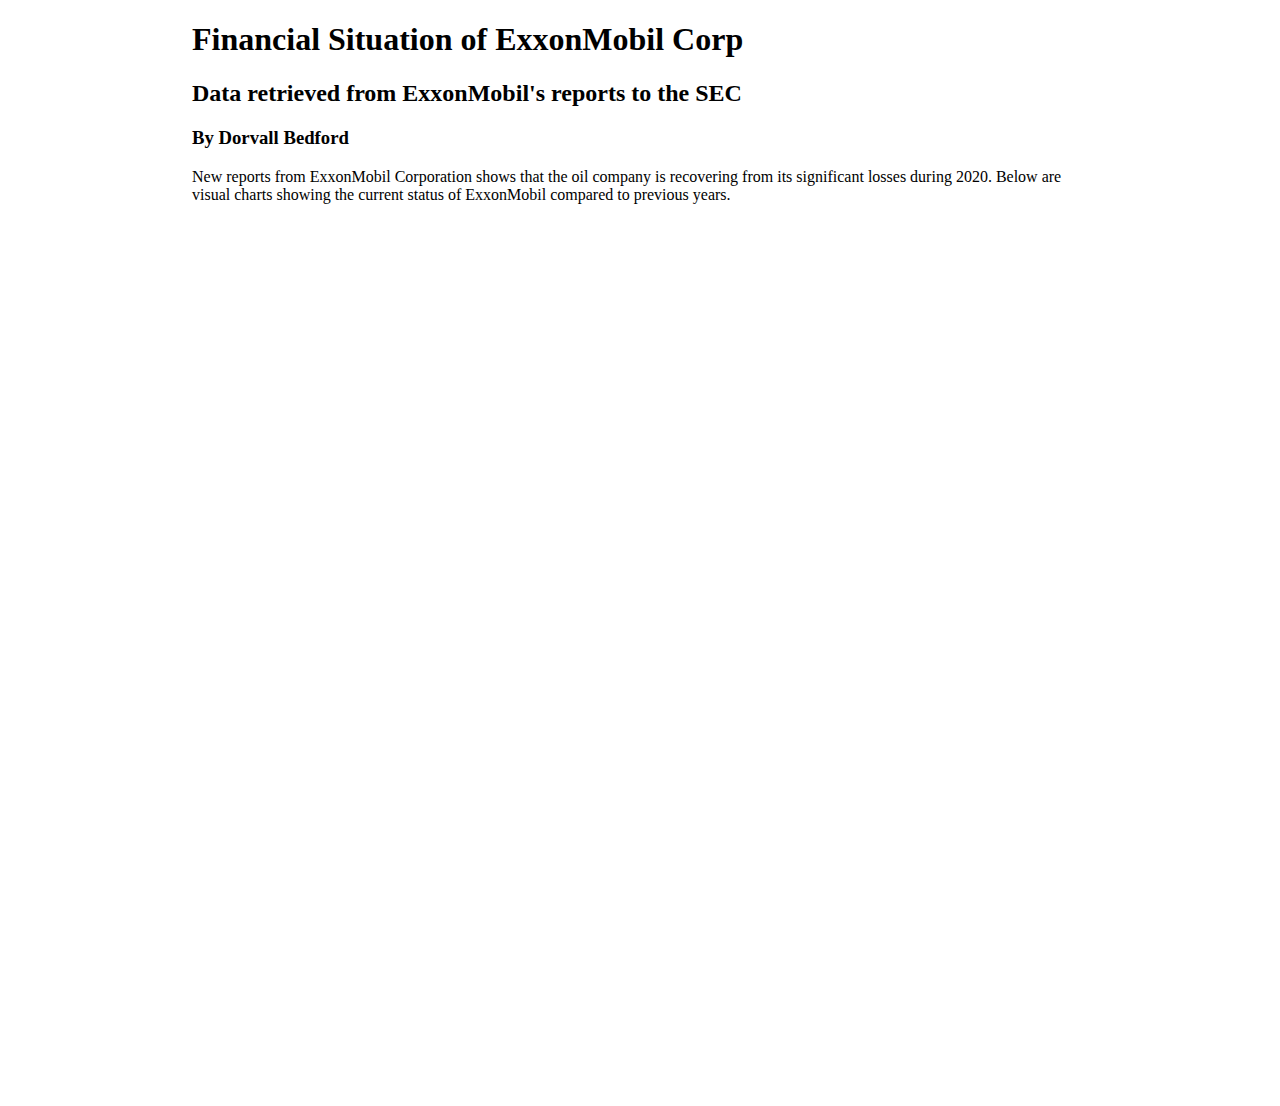
<file: data-viz-project/index.html>
<!DOCTYPE html>

<html lang="en">
    
<head>
<meta charset="utf-8">
<meta name="viewport" content="width=device-width, initial-scale=1, shrink-to-fit=no">
    <title>[Your Name] Data Viz Project</title>
    
<style type="text/css">

    body {
        width:70%;
        margin:auto;
        font-family: Georgia, serif;
    }
    
</style>
</head>
    
<body>
    <h1>Financial Situation of ExxonMobil Corp</h1>
    <h2>Data retrieved from ExxonMobil's reports to the SEC</h2>
    <h3>By Dorvall Bedford</h3>
    <p>New reports from ExxonMobil Corporation shows that the oil company is recovering from its significant losses during 2020. Below are visual charts showing the current status of ExxonMobil compared to previous years.</p>

<!--Chart embeds go here-->

    <br>
    
<iframe title="Net Income of ExxonMobil Corporation between 2011 to 2021" aria-label="Interactive line chart" id="datawrapper-chart-wa5r2" src="https://datawrapper.dwcdn.net/wa5r2/1/" scrolling="no" frameborder="0" style="width: 0; min-width: 100% !important; border: none;" height="400" data-external="1"></iframe><script type="text/javascript">!function(){"use strict";window.addEventListener("message",(function(e){if(void 0!==e.data["datawrapper-height"]){var t=document.querySelectorAll("iframe");for(var a in e.data["datawrapper-height"])for(var r=0;r<t.length;r++){if(t[r].contentWindow===e.source)t[r].style.height=e.data["datawrapper-height"][a]+"px"}}}))}();
</script>
    
    <br>
    
<iframe title="Locations of ExxonMobil Corporation's Net Developed Acreage" aria-label="Pie Chart" id="datawrapper-chart-AyufG" src="https://datawrapper.dwcdn.net/AyufG/1/" scrolling="no" frameborder="0" style="width: 0; min-width: 100% !important; border: none;" height="460" data-external="1"></iframe><script type="text/javascript">!function(){"use strict";window.addEventListener("message",(function(e){if(void 0!==e.data["datawrapper-height"]){var t=document.querySelectorAll("iframe");for(var a in e.data["datawrapper-height"])for(var r=0;r<t.length;r++){if(t[r].contentWindow===e.source)t[r].style.height=e.data["datawrapper-height"][a]+"px"}}}))}();
</script>

    <br>
    
<div class="flourish-embed flourish-chart" data-src="visualisation/11815244"><script src="https://public.flourish.studio/resources/embed.js"></script></div>

</body>
</file>
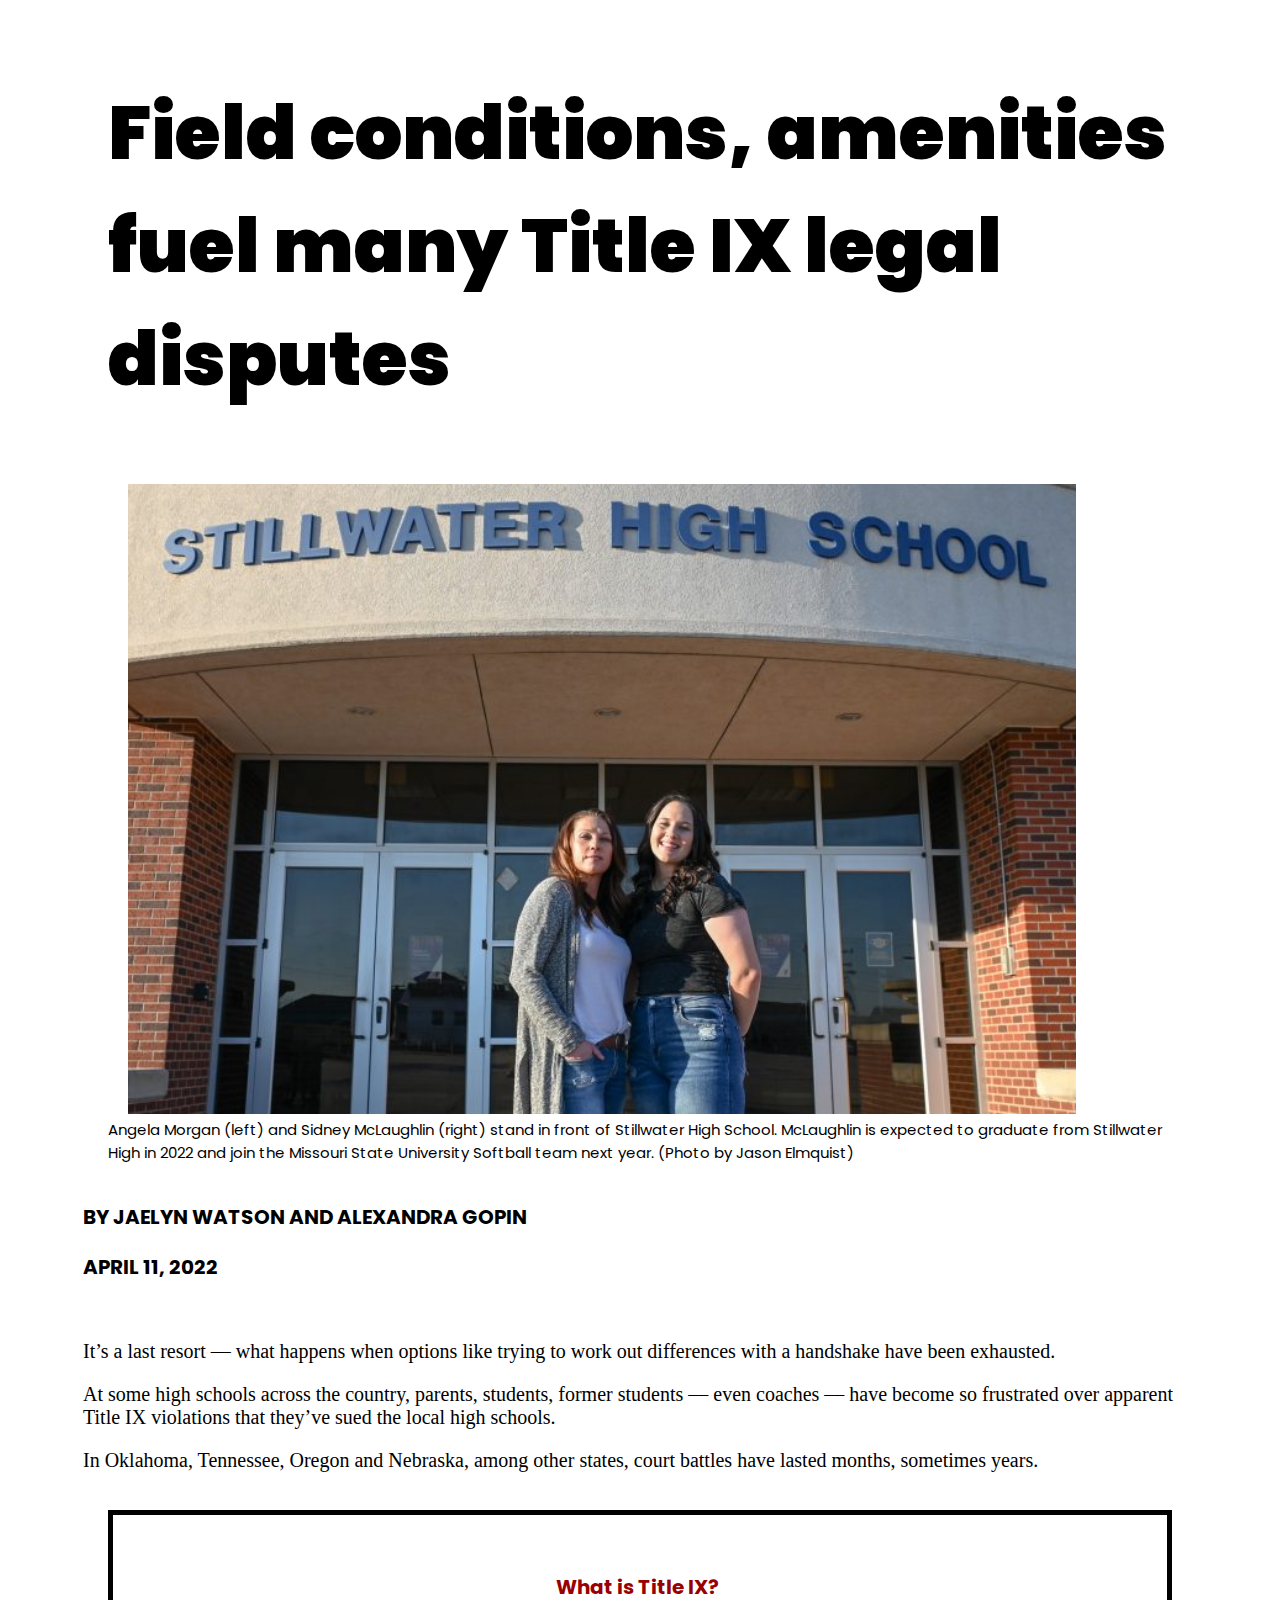
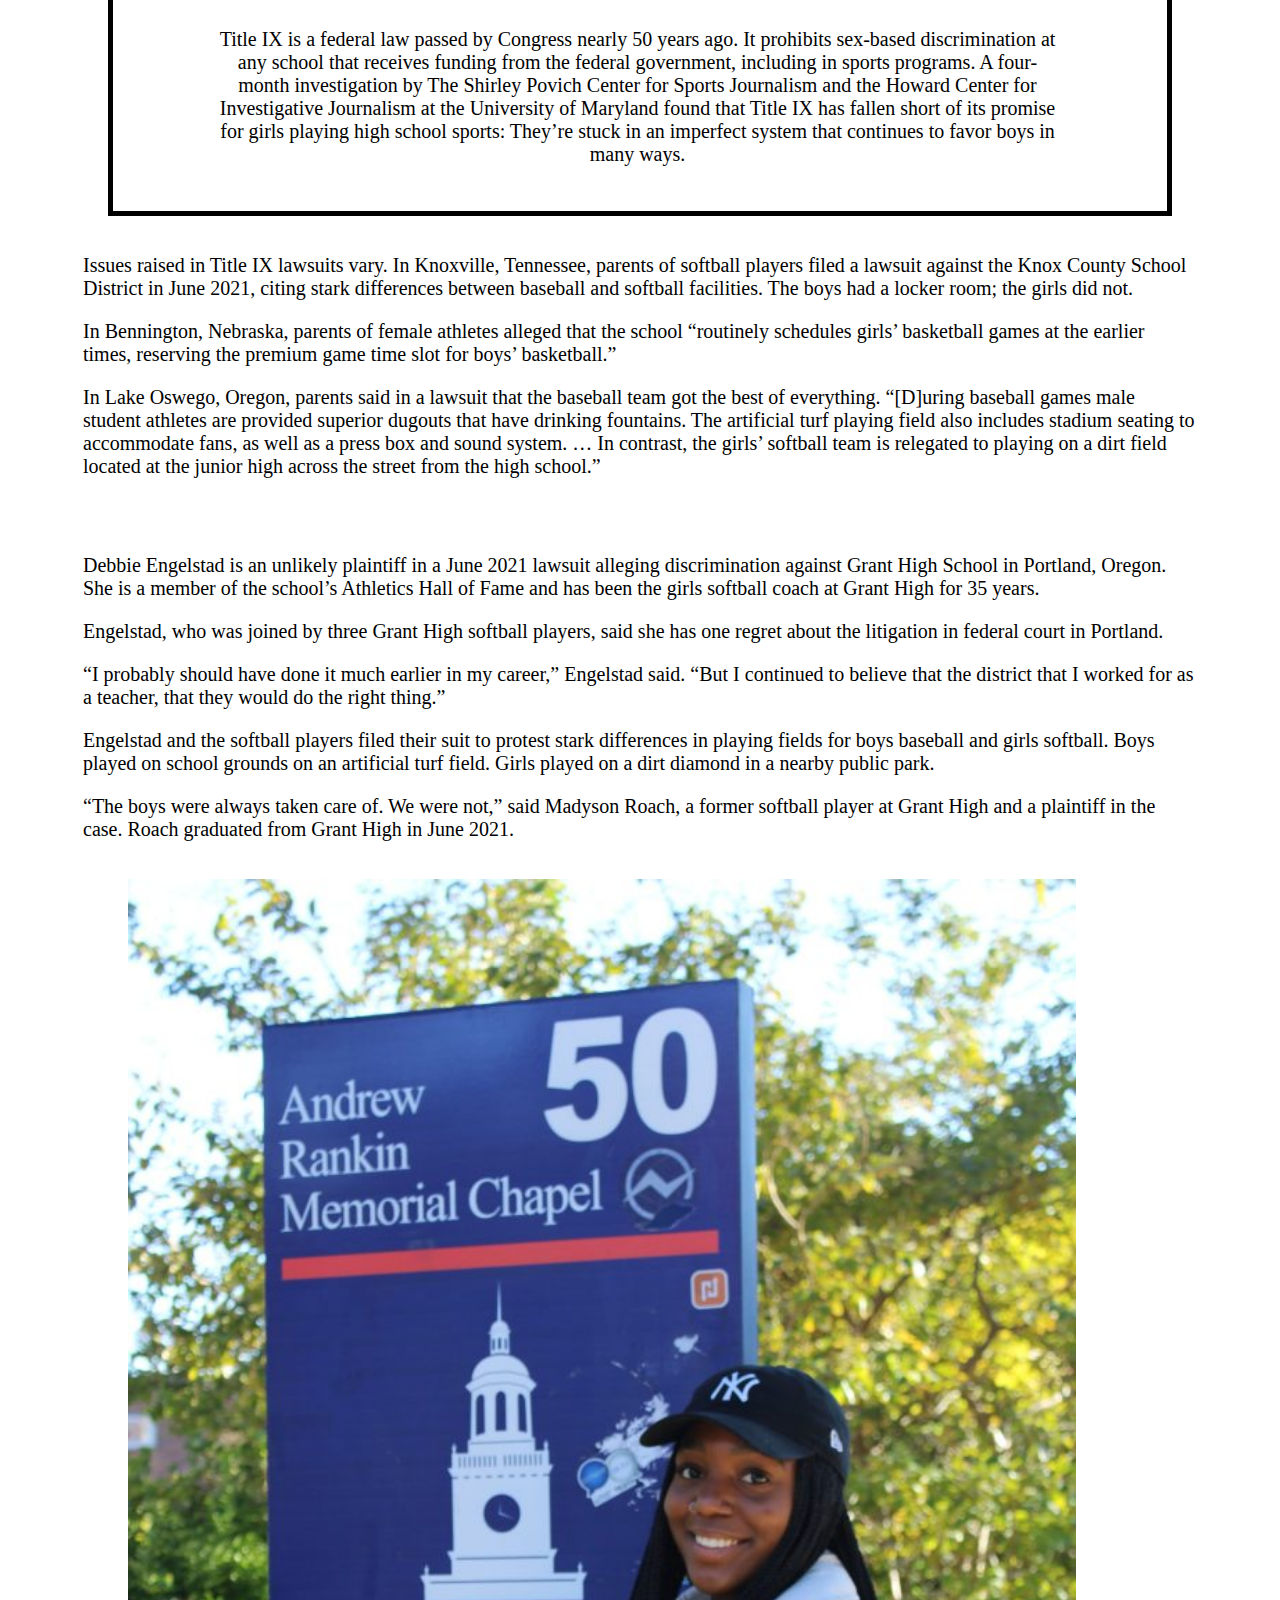
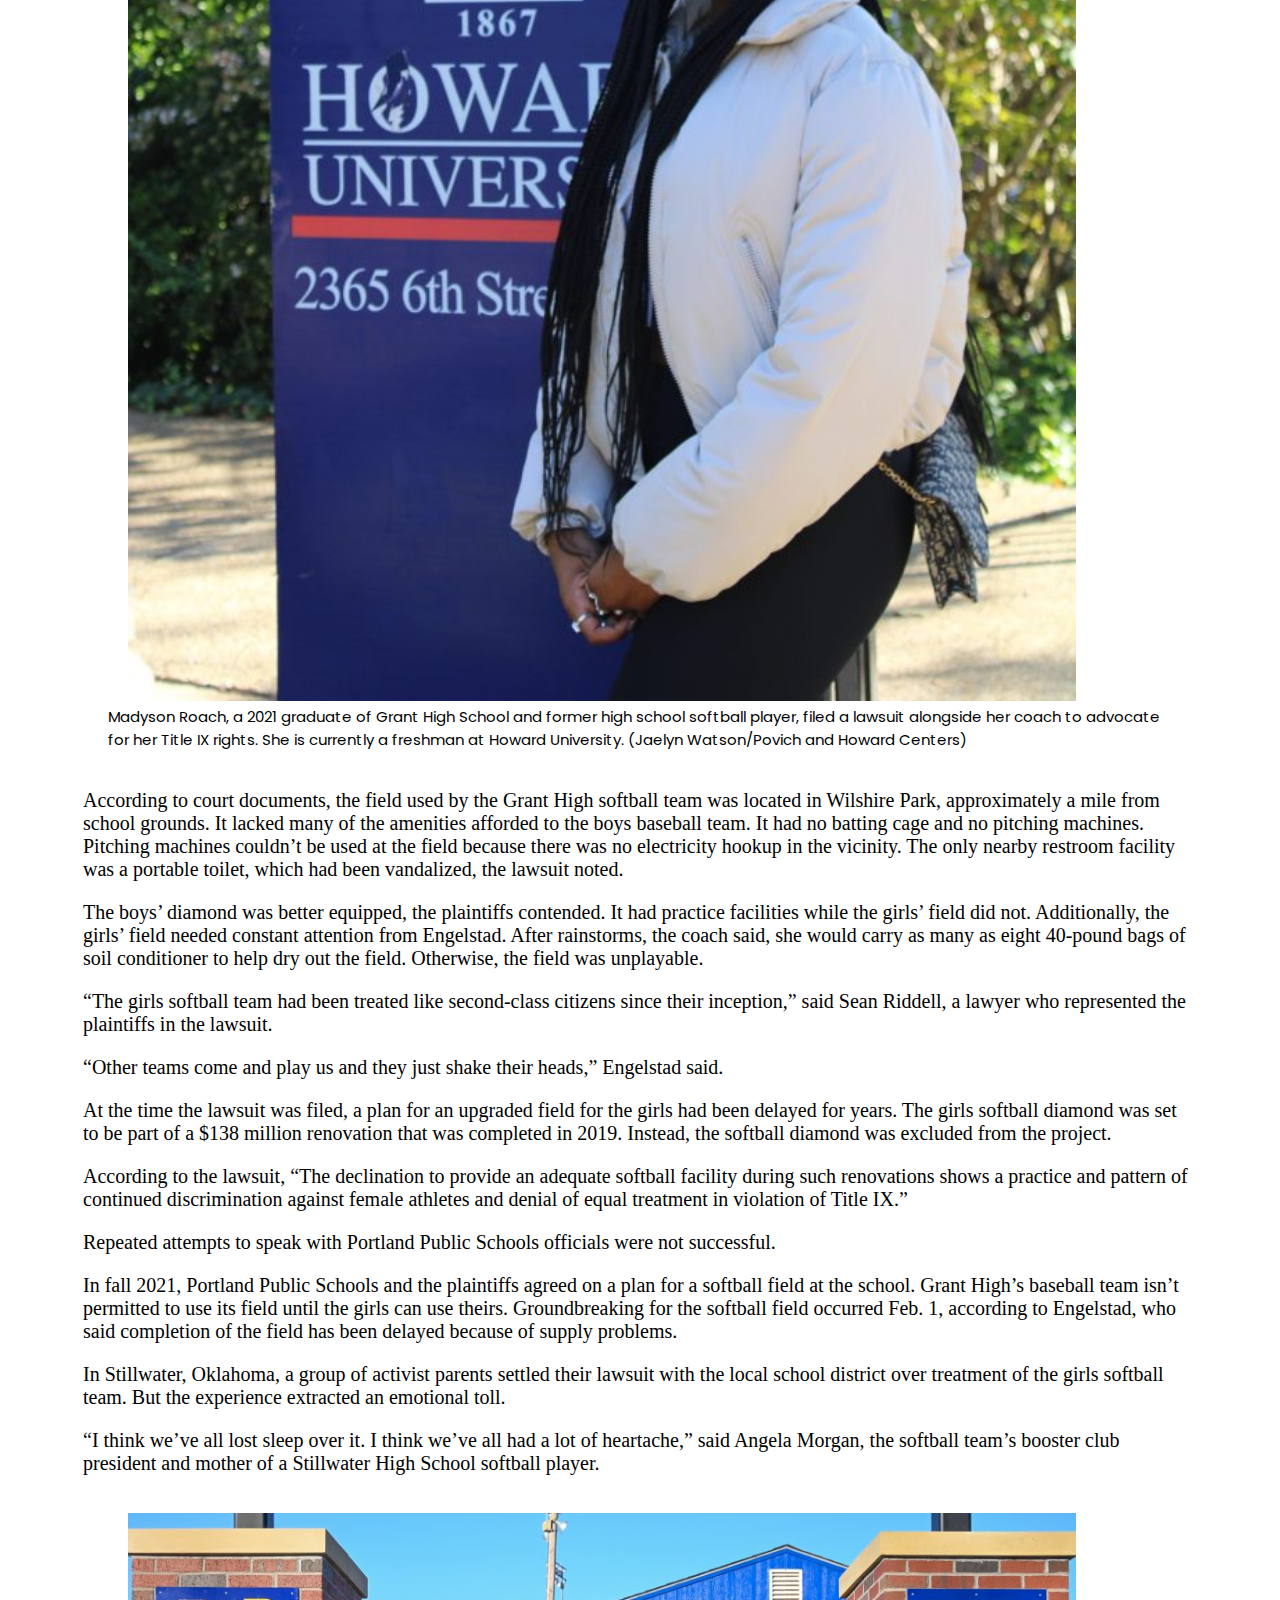
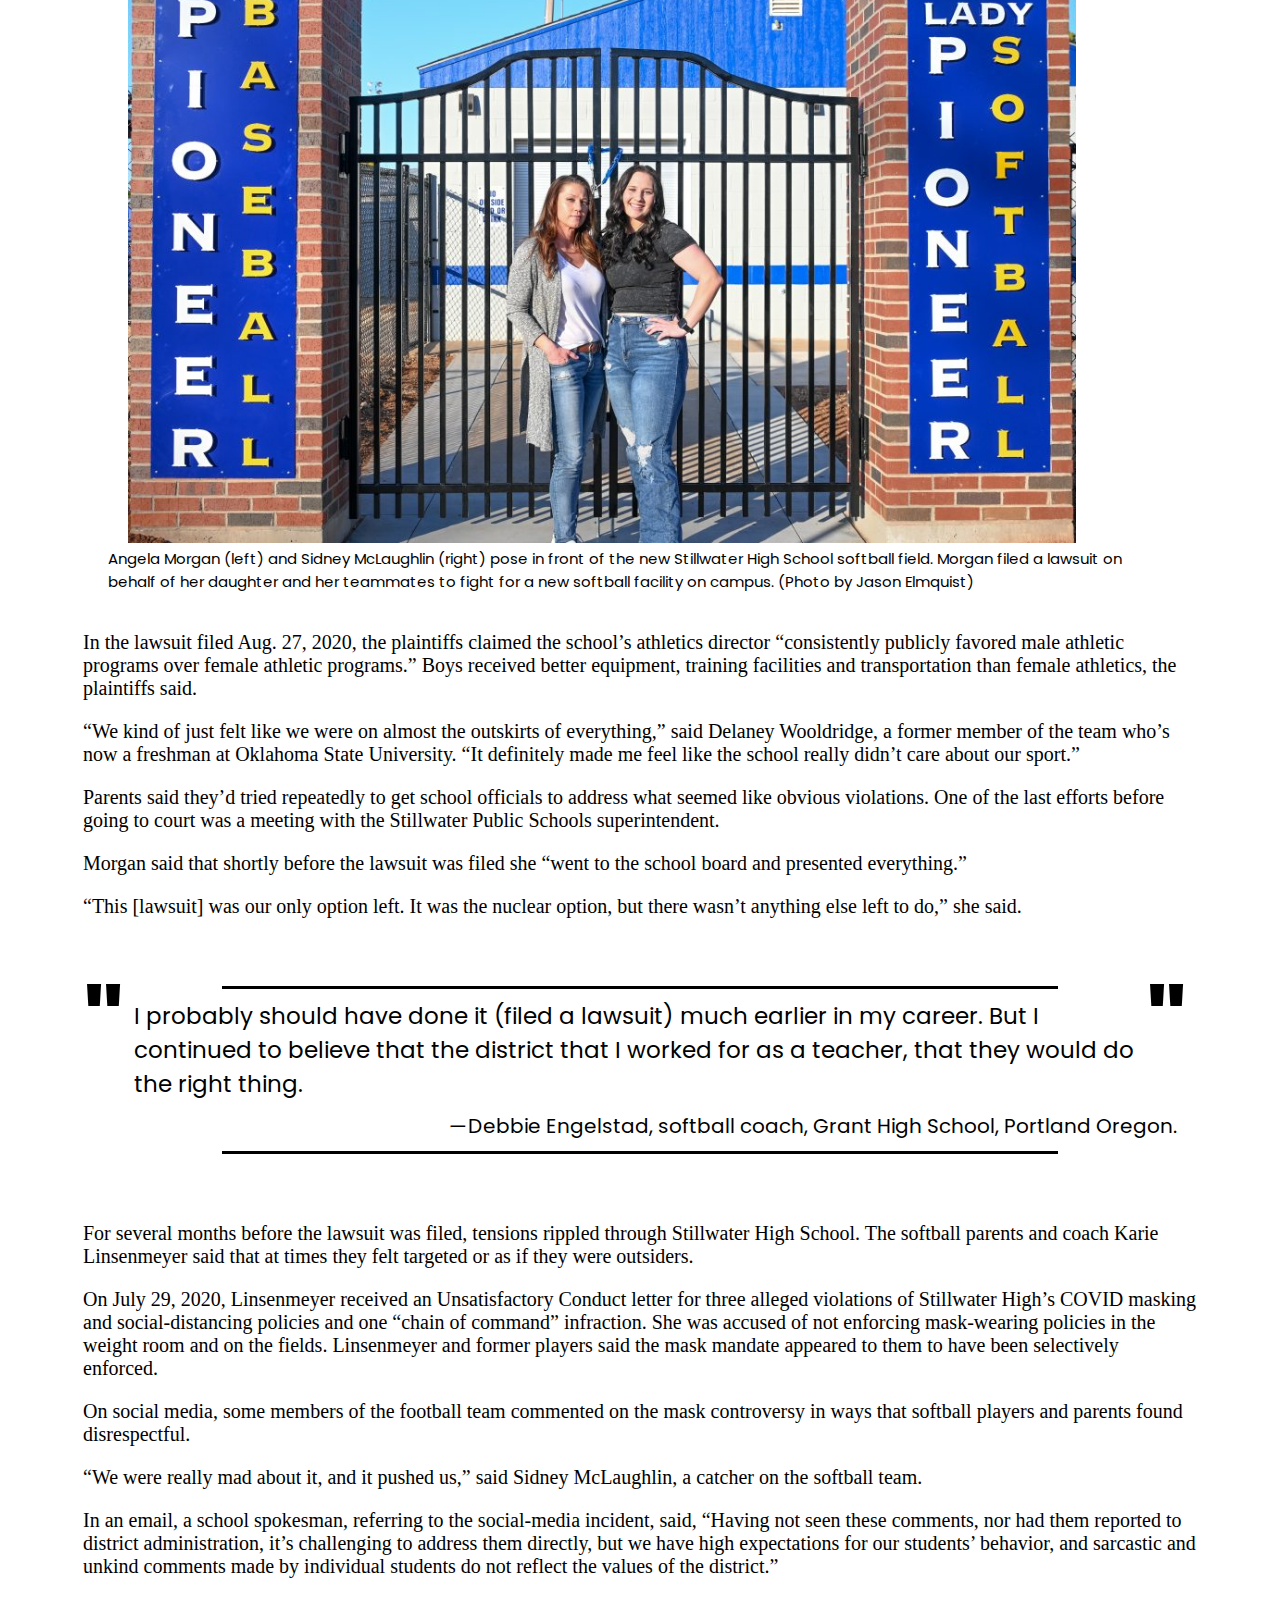
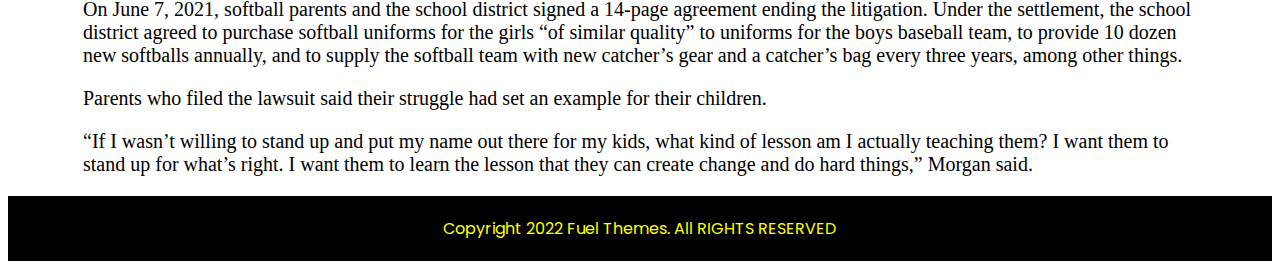
<file: final-project/index.html>
<!DOCTYPE html>

<html lang="en">
    
<head>
<meta charset="utf-8">
<meta name="viewport" content="width=device-width, initial-scale=1, shrink-to-fit=no">
    
<meta name="description" content="At some high schools across the country, parents, students, former students –– even coaches –– have become so frustrated over apparent Title IX violations that they’ve sued the local high schools.">
    
    <title>Dorvall Bedford Final Project</title>
    
<link rel="stylesheet" href="style.css">
    
<!-- Bootstrap CSS and JavaScript -->
<link href="https://cdn.jsdelivr.net/npm/bootstrap@5.0.1/dist/css/bootstrap.min.css" rel="stylesheet" integrity="sha384-+0n0xVW2eSR5OomGNYDnhzAbDsOXxcvSN1TPprVMTNDbiYZCxYbOOl7+AMvyTG2x" crossorigin="anonymous">
<script src="https://cdn.jsdelivr.net/npm/bootstrap@5.0.1/dist/js/bootstrap.bundle.min.js" integrity="sha384-gtEjrD/SeCtmISkJkNUaaKMoLD0//ElJ19smozuHV6z3Iehds+3Ulb9Bn9Plx0x4" crossorigin="anonymous"></script>
<link rel="stylesheet" href="https://cdn.jsdelivr.net/npm/bootstrap-icons@1.5.0/font/bootstrap-icons.css">

<!-- My Google Fonts Will Go Here-->
    
<link rel="preconnect" href="https://fonts.googleapis.com">
<link rel="preconnect" href="https://fonts.gstatic.com" crossorigin>
<link href="https://fonts.googleapis.com/css2?family=Poppins&display=swap" rel="stylesheet">
    
<link href="https://fonts.cdnfonts.com/css/georgia" rel="stylesheet">

</head>
    
<body>
    
<!--Title-->

<br>
    
<div class="container-fluid">
        <div class="row">
            <div class="col">
                <h1><strong>Field conditions, amenities fuel many Title IX legal disputes</strong></h1>
            </div>
        </div>
</div>

<br>    
    
<!--First Image-->
<div class="container-fluid">
        <div class="row">
            <div class="col">    
                <img src="Stillwater-shoot-high-school-credit-Jason-Elmquist-768x511.jpg" alt="Angela Morgan (left) and Sidney McLaughlin (right) stand in front of Stillwater High School" id="photo">
            </div>
            <div class="caption">Angela Morgan (left) and Sidney McLaughlin (right) stand in front of Stillwater High School. McLaughlin is expected to graduate from Stillwater High in 2022 and join the Missouri State University Softball team next year. (Photo by Jason Elmquist)</div>
        </div>
</div>

<br>
    
<div class="container-fluid">
        <div class="row">
            <div class="col">
                <h3>BY JAELYN WATSON AND ALEXANDRA GOPIN</h3>
                <h3>APRIL 11, 2022</h3>
            </div>
        </div>
</div>
    
<br>

<div class="container-fluid">
        <div class="row">
            <div class="col">
                <p>It’s a last resort — what happens when options like trying to work out differences with a handshake have been exhausted.</p>

                <p>At some high schools across the country, parents, students, former students –– even coaches –– have become so frustrated over apparent Title IX violations that they’ve sued the local high schools.</p>

                <p>In Oklahoma, Tennessee, Oregon and Nebraska, among other states, court battles have lasted months, sometimes years.</p>
            </div>
        </div>
</div>

<br>    

<!---Title IX Explanation Goes Here-->

<div id="explanation">
    <h4>What is Title IX?</h4>
    <p>Title IX is a federal law passed by Congress nearly 50 years ago. It prohibits sex-based discrimination at any school that receives funding from the federal government, including in sports programs. A four-month investigation by The Shirley Povich Center for Sports Journalism and the Howard Center for Investigative Journalism at the University of Maryland found that Title IX has fallen short of its promise for girls playing high school sports: They’re stuck in an imperfect system that continues to favor boys in many ways.</p>
</div>

<br>
    
<div class="container-fluid">
        <div class="row">
            <div class="col">
                <p>Issues raised in Title IX lawsuits vary. In Knoxville, Tennessee, parents of softball players filed a lawsuit against the Knox County School District in June 2021, citing stark differences between baseball and softball facilities. The boys had a locker room; the girls did not.</p>

                <p>In Bennington, Nebraska, parents of female athletes alleged that the school “routinely schedules girls’ basketball games at the earlier times, reserving the premium game time slot for boys’ basketball.”</p>

                <p>In Lake Oswego, Oregon, parents said in a lawsuit that the baseball team got the best of everything. “[D]uring baseball games male student athletes are provided superior dugouts that have drinking fountains. The artificial turf playing field also includes stadium seating to accommodate fans, as well as a press box and sound system. … In contrast, the girls’ softball team is relegated to playing on a dirt field located at the junior high across the street from the high school.”</p>
            </div>
        </div>
</div>
    
<br>

<!---Map Chart Goes Here-->
<div class="container-fluid">
        <div class="row">
            <div class="col">
                <div class="flourish-embed flourish-map" data-src="visualisation/12137089"><script src="https://public.flourish.studio/resources/embed.js"></script></div>
            </div>
        </div>
</div>

<br>
    
<div class="container-fluid">
        <div class="row">
            <div class="col">
                <p>Debbie Engelstad is an unlikely plaintiff in a June 2021 lawsuit alleging discrimination against Grant High School in Portland, Oregon. She is a member of the school’s Athletics Hall of Fame and has been the girls softball coach at Grant High for 35 years.</p>

                <p>Engelstad, who was joined by three Grant High softball players, said she has one regret about the litigation in federal court in Portland.</p>

                <p>“I probably should have done it much earlier in my career,” Engelstad said. “But I continued to believe that the district that I worked for as a teacher, that they would do the right thing.”</p>

                <p>Engelstad and the softball players filed their suit to protest stark differences in playing fields for boys baseball and girls softball. Boys played on school grounds on an artificial turf field. Girls played on a dirt diamond in a nearby public park.</p>

                <p>“The boys were always taken care of. We were not,” said Madyson Roach, a former softball player at Grant High and a plaintiff in the case. Roach graduated from Grant High in June 2021.</p>
            </div>
        </div>
</div>

<br>
    
<!---Image Goes Here-->
<div class="container-fluid">
        <div class="row">
            <div class="col">    
                <img src="Madyson-Roach-Credit-Jaelyn-Watson-scaled-e1648825084207-683x1024.jpeg" alt="Angela Morgan (left) and Sidney McLaughlin (right) stand in front of Stillwater High School" id="photo">
            </div>
            <div class="caption">Madyson Roach, a 2021 graduate of Grant High School and former high school softball player, filed a lawsuit alongside her coach to advocate for her Title IX rights. She is currently a freshman at Howard University. (Jaelyn Watson/Povich and Howard Centers)</div>
        </div>
</div>

<br>
    
<div class="container-fluid">
        <div class="row">
            <div class="col">    
                <p>According to court documents, the field used by the Grant High softball team was located in Wilshire Park, approximately a mile from school grounds. It lacked many of the amenities afforded to the boys baseball team. It had no batting cage and no pitching machines. Pitching machines couldn’t be used at the field because there was no electricity hookup in the vicinity. The only nearby restroom facility was a portable toilet, which had been vandalized, the lawsuit noted.</p>

                <p>The boys’ diamond was better equipped, the plaintiffs contended. It had practice facilities while the girls’ field did not. Additionally, the girls’ field needed constant attention from Engelstad. After rainstorms, the coach said, she would carry as many as eight 40-pound bags of soil conditioner to help dry out the field. Otherwise, the field was unplayable.</p>

                <p>“The girls softball team had been treated like second-class citizens since their inception,” said Sean Riddell, a lawyer who represented the plaintiffs in the lawsuit.</p>

                <p>“Other teams come and play us and they just shake their heads,” Engelstad said.</p>

                <p>At the time the lawsuit was filed, a plan for an upgraded field for the girls had been delayed for years. The girls softball diamond was set to be part of a $138 million renovation that was completed in 2019. Instead, the softball diamond was excluded from the project.</p>

                <p>According to the lawsuit, “The declination to provide an adequate softball facility during such renovations shows a practice and pattern of continued discrimination against female athletes and denial of equal treatment in violation of Title IX.”</p>

                <p>Repeated attempts to speak with Portland Public Schools officials were not successful.</p>

                <p>In fall 2021, Portland Public Schools and the plaintiffs agreed on a plan for a softball field at the school. Grant High’s baseball team isn’t permitted to use its field until the girls can use theirs. Groundbreaking for the softball field occurred Feb. 1, according to Engelstad, who said completion of the field has been delayed because of supply problems.</p>

                <p>In Stillwater, Oklahoma, a group of activist parents settled their lawsuit with the local school district over treatment of the girls softball team. But the experience extracted an emotional toll.</p>

                <p>“I think we’ve all lost sleep over it. I think we’ve all had a lot of heartache,” said Angela Morgan, the softball team’s booster club president and mother of a Stillwater High School softball player.</p>
            </div>
        </div>
</div>
 
<br>
    
<!---Image Goes Here-->
<div class="container-fluid">
        <div class="row">
            <div class="col">    
                <img src="Stillwater-shoot-field-entrance1-credit-Jason-Elmquist-1024x681.jpg" id="photo">
            </div>
            <div class="caption">Angela Morgan (left) and Sidney McLaughlin (right) pose in front of the new Stillwater High School softball field. Morgan filed a lawsuit on behalf of her daughter and her teammates to fight for a new softball facility on campus. (Photo by Jason Elmquist)</div>
        </div>
</div>  

<br>
    
<div class="container-fluid">
        <div class="row">
            <div class="col">    
                <p>In the lawsuit filed Aug. 27, 2020, the plaintiffs claimed the school’s athletics director “consistently publicly favored male athletic programs over female athletic programs.” Boys received better equipment, training facilities and transportation than female athletics, the plaintiffs said.</p>

                <p>“We kind of just felt like we were on almost the outskirts of everything,” said Delaney Wooldridge, a former member of the team who’s now a freshman at Oklahoma State University. “It definitely made me feel like the school really didn’t care about our sport.”</p>

                <p>Parents said they’d tried repeatedly to get school officials to address what seemed like obvious violations. One of the last efforts before going to court was a meeting with the Stillwater Public Schools superintendent.</p>

                <p>Morgan said that shortly before the lawsuit was filed she “went to the school board and presented everything.”</p>

                <p>“This [lawsuit] was our only option left. It was the nuclear option, but there wasn’t anything else left to do,” she said.</p>
            </div>
        </div>
</div>

<br>
                
<!---Pulled Quote Goes Here-->
<div class="pullquote">
        <div class="quote-top-line"></div>
        <div class="quotemark-left">
            "
        </div>
        <div class="quotemark-right">
            "
        </div>
        <div class="quote">
            I probably should have done it (filed a lawsuit) much earlier in my career. But I continued to believe that the district that I worked for as a teacher, that they would do the right thing.
        </div>
        <div class="attribution">
            —Debbie Engelstad, softball coach, Grant High School, Portland Oregon.
        </div>
        <div class="quote-bottom-line"></div>
</div>
    
<br>

<div class="container-fluid">
        <div class="row">
            <div class="col">    
                <p>For several months before the lawsuit was filed, tensions rippled through Stillwater High School. The softball parents and coach Karie Linsenmeyer said that at times they felt targeted or as if they were outsiders.</p>

                <p>On July 29, 2020, Linsenmeyer received an Unsatisfactory Conduct letter for three alleged violations of Stillwater High’s COVID masking and social-distancing policies and one “chain of command” infraction. She was accused of not enforcing mask-wearing policies in the weight room and on the fields. Linsenmeyer and former players said the mask mandate appeared to them to have been selectively enforced.</p>

                <p>On social media, some members of the football team commented on the mask controversy in ways that softball players and parents found disrespectful.</p>

                <p>“We were really mad about it, and it pushed us,” said Sidney McLaughlin, a catcher on the softball team.</p>

                <p>In an email, a school spokesman, referring to the social-media incident, said, “Having not seen these comments, nor had them reported to district administration, it’s challenging to address them directly, but we have high expectations for our students’ behavior, and sarcastic and unkind comments made by individual students do not reflect the values of the district.”</p>

                <p>On June 7, 2021, softball parents and the school district signed a 14-page agreement ending the litigation. Under the settlement, the school district agreed to purchase softball uniforms for the girls “of similar quality” to uniforms for the boys baseball team, to provide 10 dozen new softballs annually, and to supply the softball team with new catcher’s gear and a catcher’s bag every three years, among other things.</p>

                <p>Parents who filed the lawsuit said their struggle had set an example for their children.</p>

                <p>“If I wasn’t willing to stand up and put my name out there for my kids, what kind of lesson am I actually teaching them? I want them to stand up for what’s right. I want them to learn the lesson that they can create change and do hard things,” Morgan said.</p>
            </div>
        </div>
</div>

<div class="container-fluid" id="footer">
     Copyright 2022 Fuel Themes. All RIGHTS RESERVED
</div>
    
</body>
    
</html>
</file>
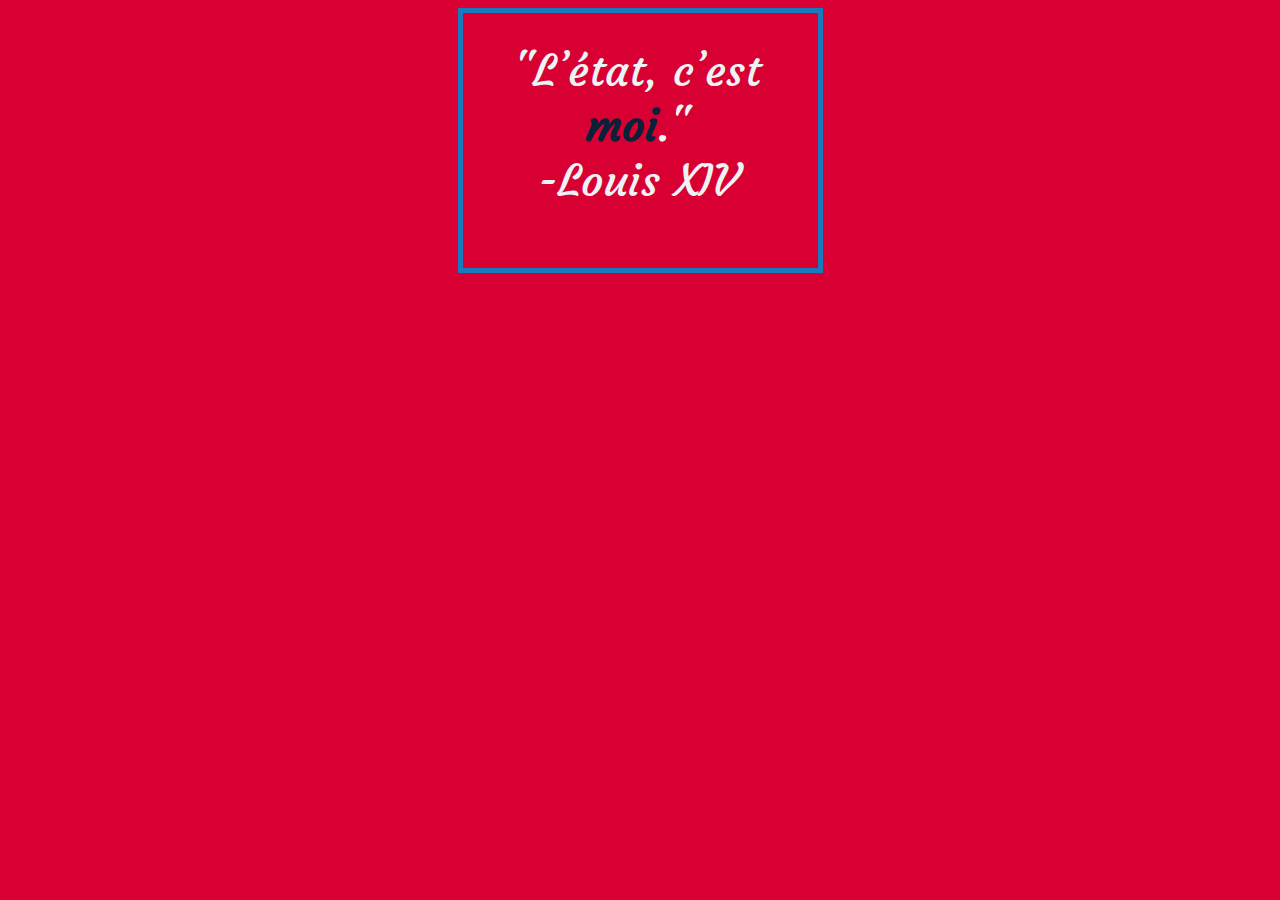
<file: quote-assignment/index.html>
<!DOCTYPE html>
<html lang="en">
<head>
   <link href="style.css" rel = "stylesheet">
    
   <link rel="preconnect" href="https://fonts.googleapis.com">
   <link rel="preconnect" href="https://fonts.gstatic.com" crossorigin>
   <link href="https://fonts.googleapis.com/css2?family=Courgette&display=swap" rel="stylesheet">

   <title>Dorvall Bedford Quote</title>
</head>
    
<body>

   <div>
       "L’état, c’est <span id="highlight">moi</span>."
    <br>
    -Louis XIV
   </div>
    
</body>
    
</html>
</file>
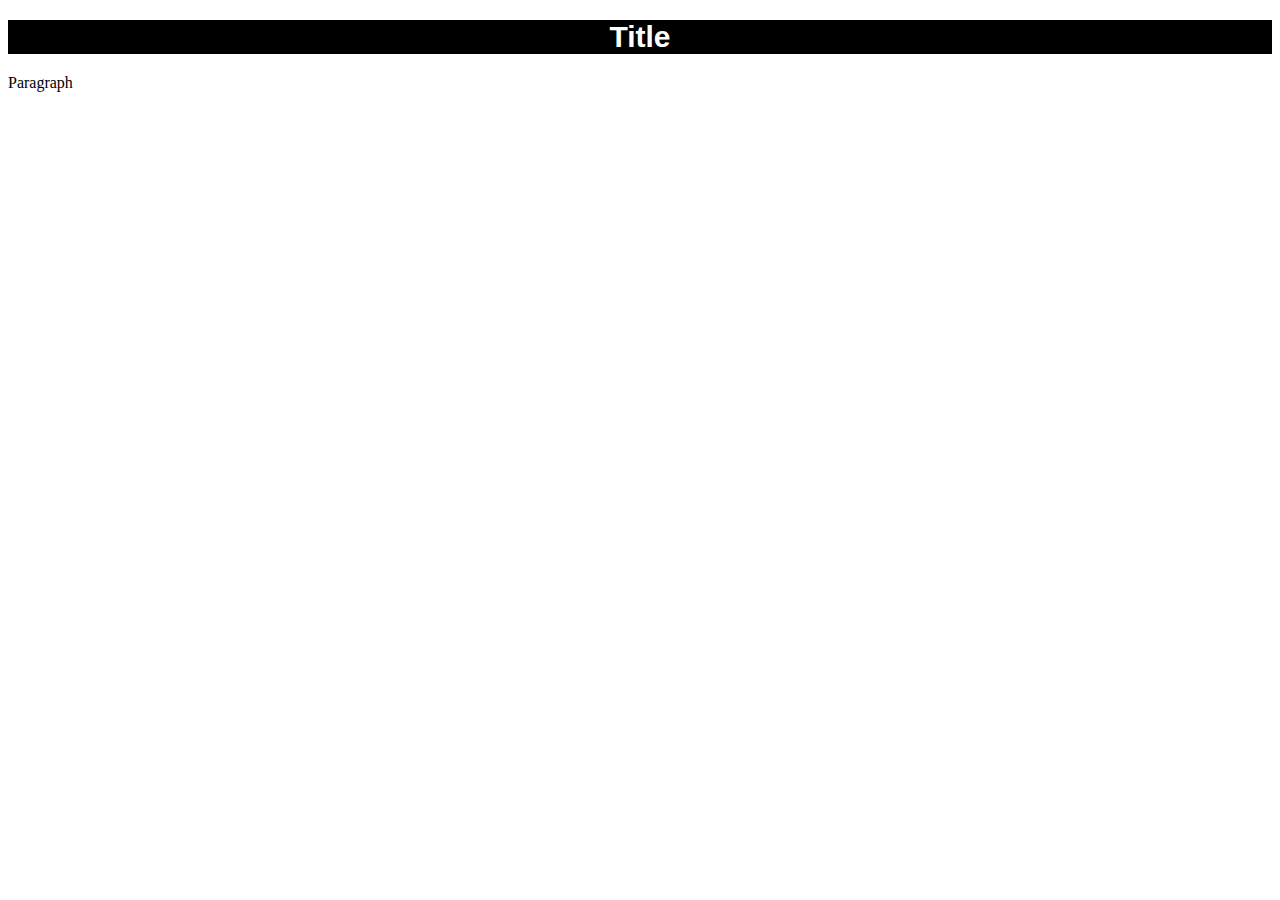
<file: styled-text.html>
<!DOCTYPE html>
<html lang="en">
<head>
    <title>Stytled Text</title>
    <style>
        h1 {
            background-color:black;
            color:white; font-family:arial;
            font-size:30px;
            text-align:center; 
        }
    </style>
</head>
    
<body>
    <h1>
        Title
    </h1>
    <p>Paragraph</p>
</body>
    
</html>
</file>
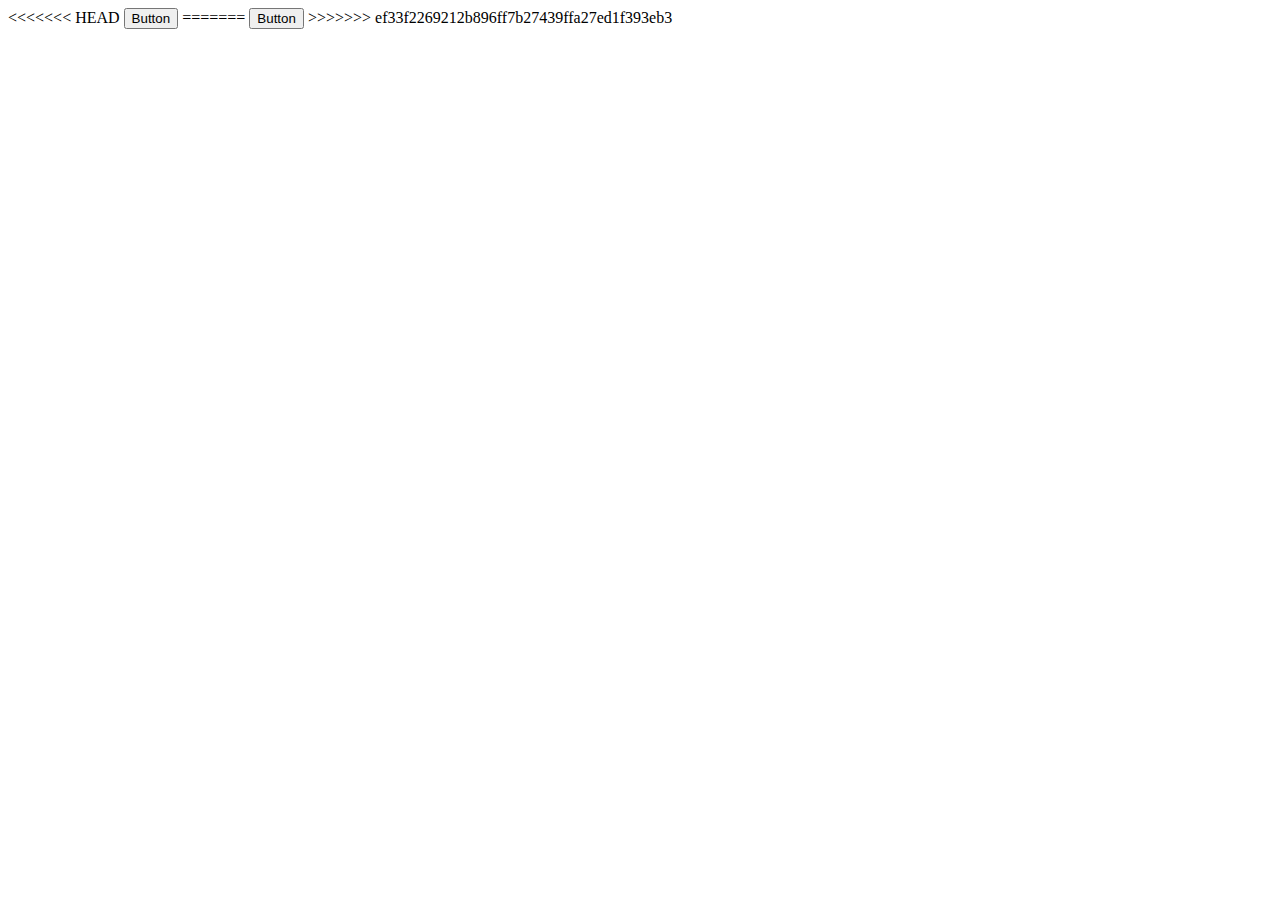
<file: button-assignment/button.html>
<<<<<<< HEAD
<!DOCTYPE html>
<html lang="en">
<head>    
    <title>Dorvall Bedford Button</title>
    <link href="style.css" rel="stylesheet">
</head>
    
<body>
    <button class="red-button">Button</button>
</body>
    
</html>
=======
<!DOCTYPE html>
<html lang="en">
<head>    
    <title>Dorvall Bedford Button</title>
    <link href="style.css" rel="stylesheet">
</head>
    
<body>
    <button class="red-button">Button</button>
</body>
    
</html>
>>>>>>> ef33f2269212b896ff7b27439ffa27ed1f393eb3
</file>
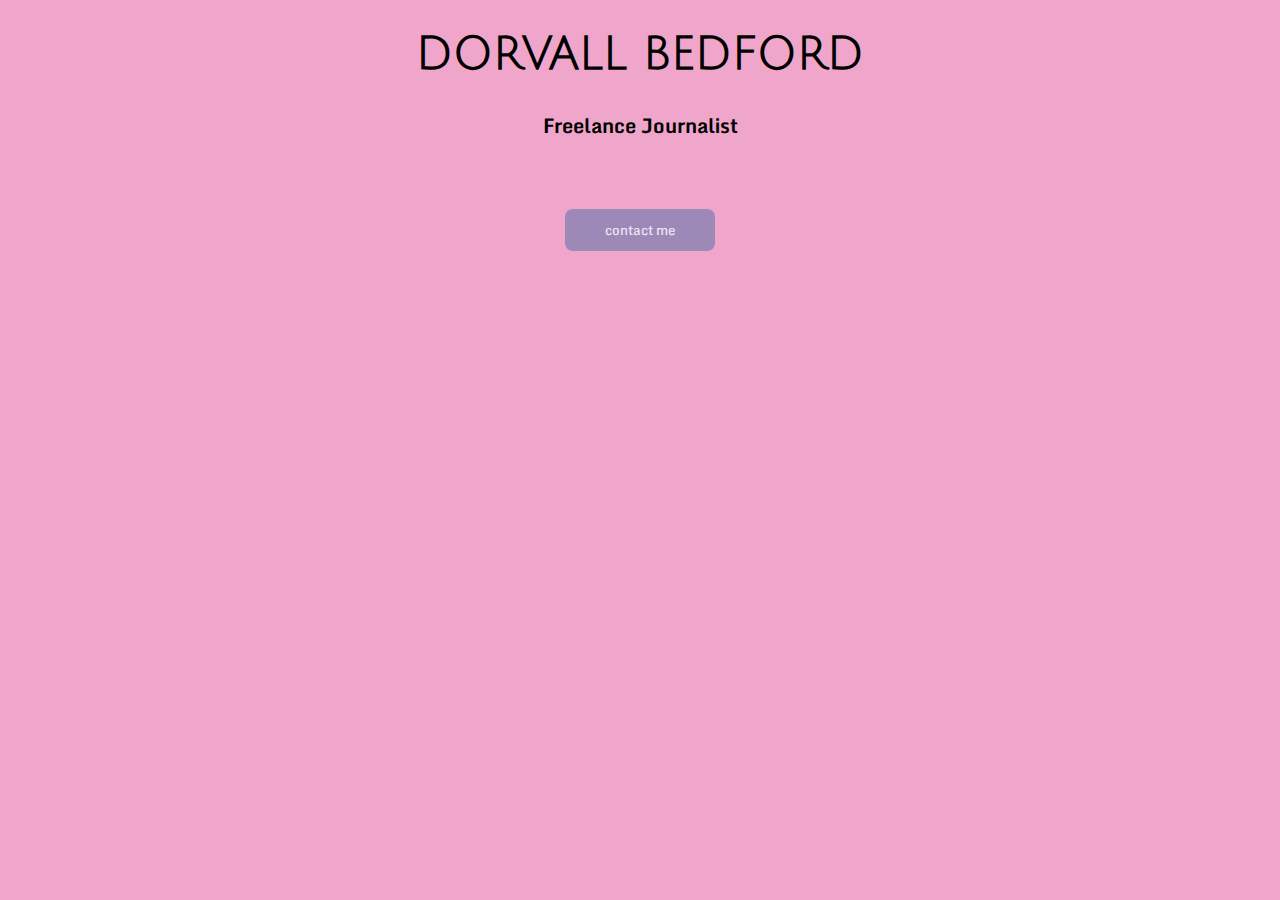
<file: contact-button-assignment/contact-button.html>
<!DOCTYPE html>
<html lang="en">
<head>
    <link href="style.css" rel="stylesheet">
    <link href="https://fonts.googleapis.com/css?family=Julius+Sans+One|Monda" rel="stylesheet">
    <title>Dorvall Bedford Button</title>
</head>
    
<body>
   <h1>DORVALL BEDFORD</h1>
   <h2>Freelance Journalist</h2>    
    <a href="mailto:dbedford@terpmail.umd.edu"><button>Contact Me</button></a>
</body>
    
</html>
</file>
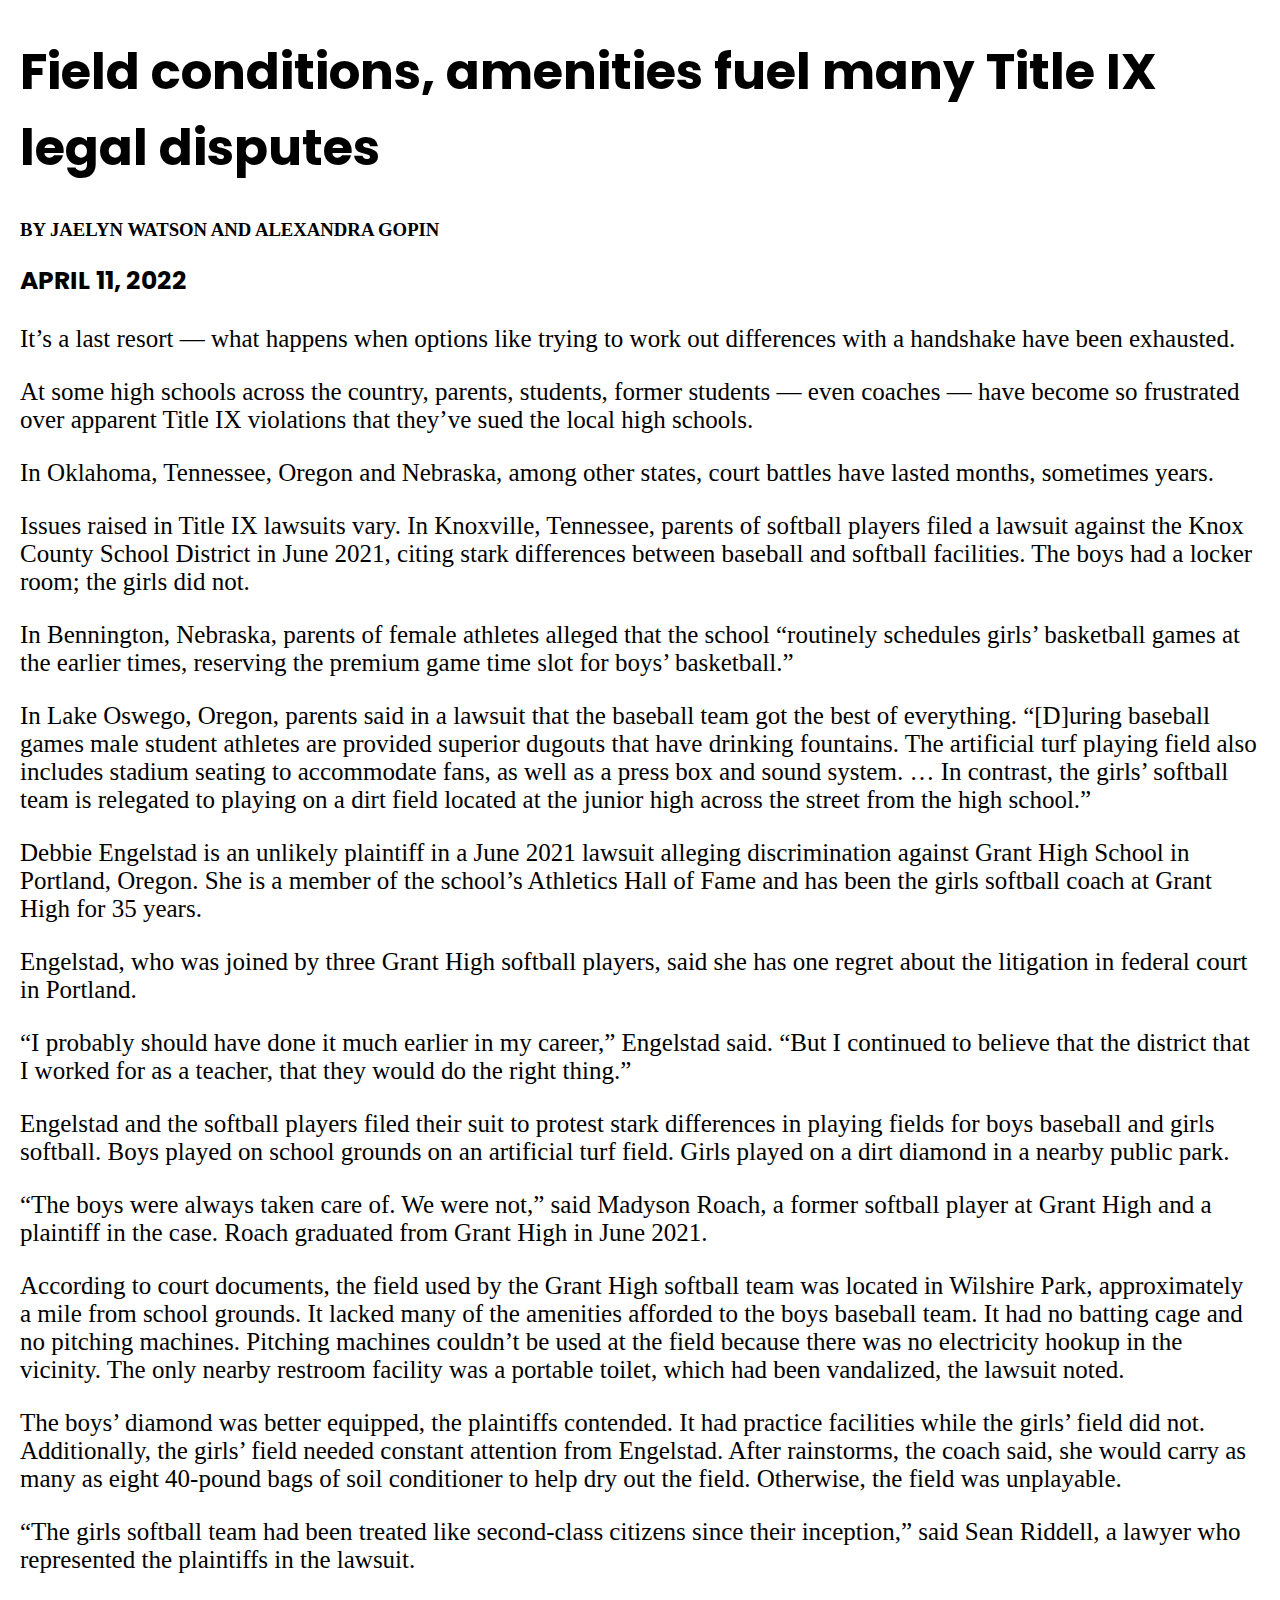
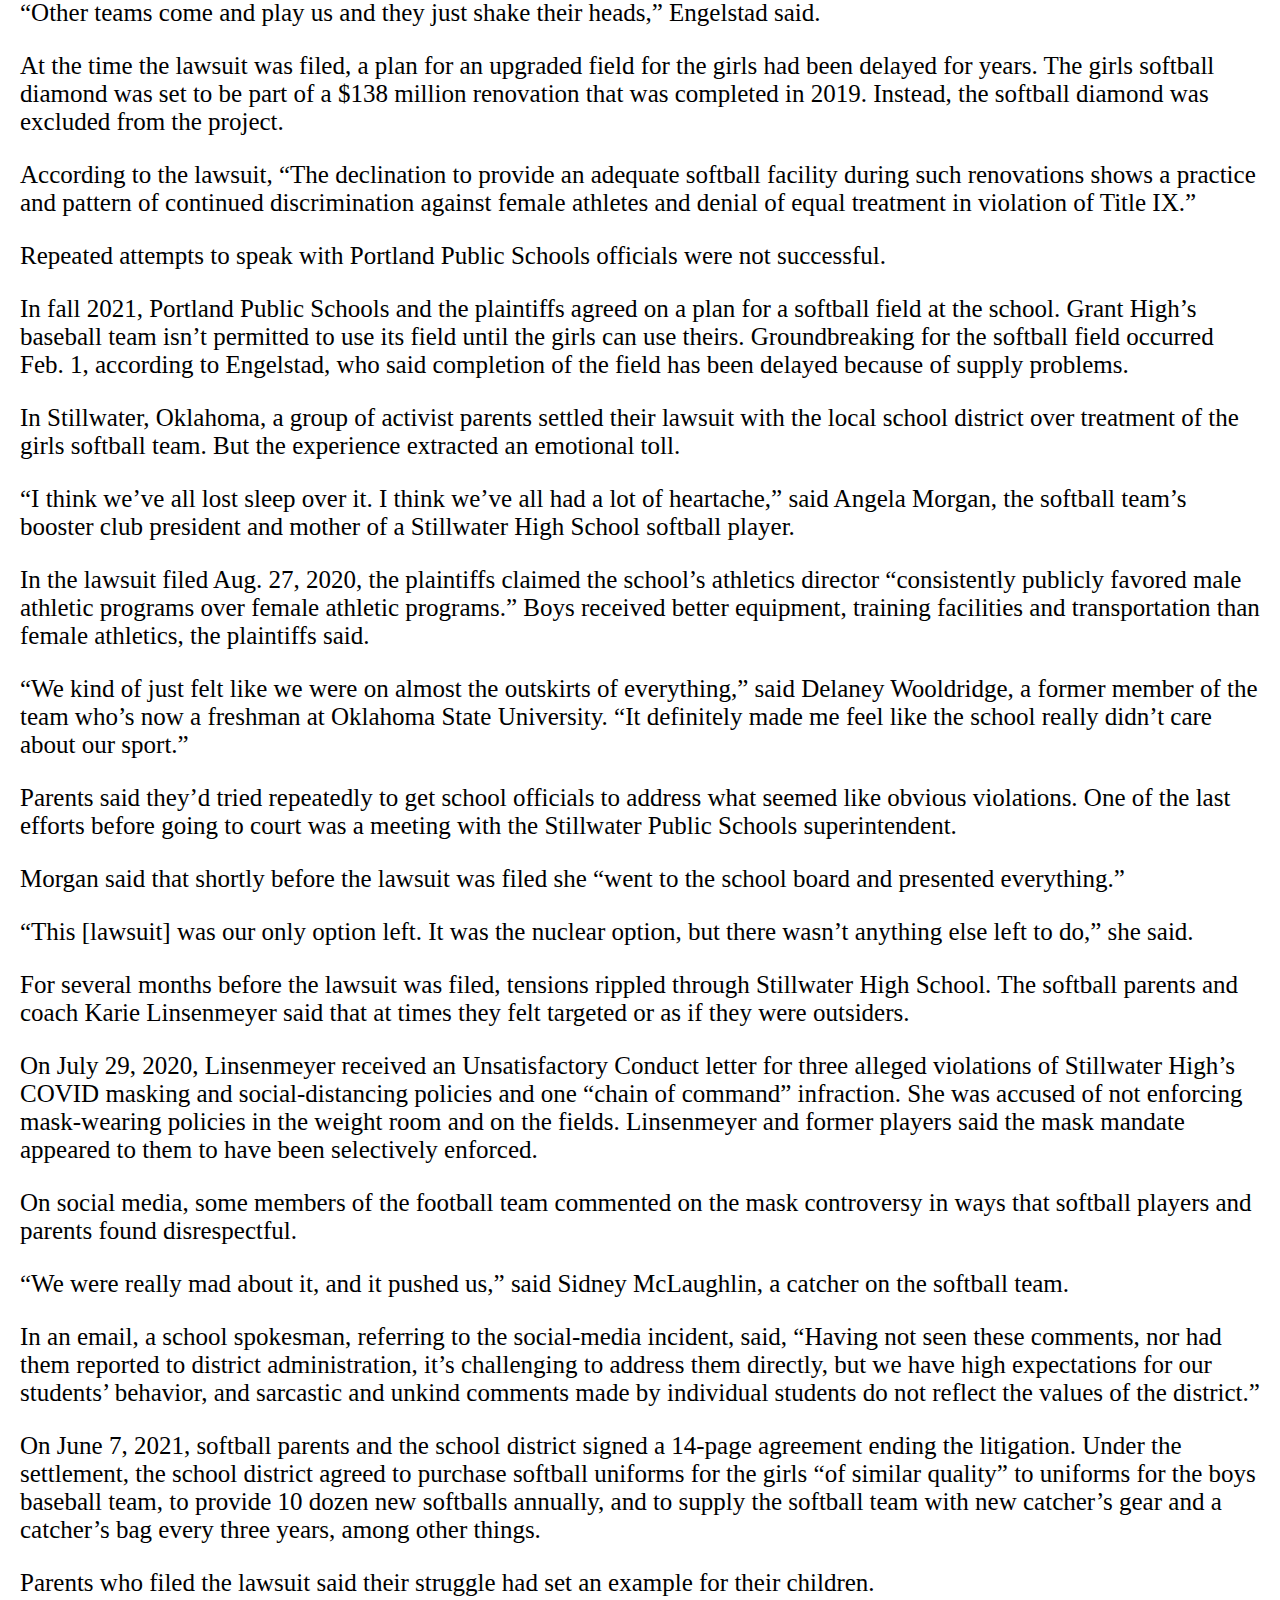
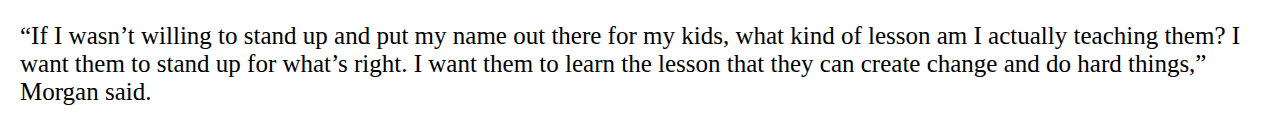
<file: final-project/html-frame.html>
<!DOCTYPE html>

<html lang="en">
    
<head>
<meta charset="utf-8">
<meta name="viewport" content="width=device-width, initial-scale=1, shrink-to-fit=no">
    <title>Dorvall Bedford Final Project</title>
<meta name="description" content="At some high schools across the country, parents, students, former students –– even coaches –– have become so frustrated over apparent Title IX violations that they’ve sued the local high schools.">

<!-- Bootstrap CSS and JavaScript -->
<link href="https://cdn.jsdelivr.net/npm/bootstrap@5.0.1/dist/css/bootstrap.min.css" rel="stylesheet" integrity="sha384-+0n0xVW2eSR5OomGNYDnhzAbDsOXxcvSN1TPprVMTNDbiYZCxYbOOl7+AMvyTG2x" crossorigin="anonymous">
<script src="https://cdn.jsdelivr.net/npm/bootstrap@5.0.1/dist/js/bootstrap.bundle.min.js" integrity="sha384-gtEjrD/SeCtmISkJkNUaaKMoLD0//ElJ19smozuHV6z3Iehds+3Ulb9Bn9Plx0x4" crossorigin="anonymous"></script>
<link rel="stylesheet" href="https://cdn.jsdelivr.net/npm/bootstrap-icons@1.5.0/font/bootstrap-icons.css">

<link rel="stylesheet" href="css-frame.css">

<!-- My Google Fonts Will Go Here-->
    
<link rel="preconnect" href="https://fonts.googleapis.com">
<link rel="preconnect" href="https://fonts.gstatic.com" crossorigin>
<link href="https://fonts.googleapis.com/css2?family=Poppins&display=swap" rel="stylesheet">
    
<link href="https://fonts.cdnfonts.com/css/georgia" rel="stylesheet">
    
</head>
    
<body>

<div>
    <h1>Field conditions, amenities fuel many Title IX legal disputes</h1>
    
<!---Image Goes Here-->
    
    <h3>BY JAELYN WATSON AND ALEXANDRA GOPIN</h3>
    <h2>APRIL 11, 2022</h2>
</div>

<div>
    <p>It’s a last resort — what happens when options like trying to work out differences with a handshake have been exhausted.</p>

    <p>At some high schools across the country, parents, students, former students –– even coaches –– have become so frustrated over apparent Title IX violations that they’ve sued the local high schools.</p>

    <p>In Oklahoma, Tennessee, Oregon and Nebraska, among other states, court battles have lasted months, sometimes years.</p>

    <!---Map Chart Goes Here-->
    
    <!---Title IX Explanation Goes Here-->
    
    <p>Issues raised in Title IX lawsuits vary. In Knoxville, Tennessee, parents of softball players filed a lawsuit against the Knox County School District in June 2021, citing stark differences between baseball and softball facilities. The boys had a locker room; the girls did not.</p>

    <p>In Bennington, Nebraska, parents of female athletes alleged that the school “routinely schedules girls’ basketball games at the earlier times, reserving the premium game time slot for boys’ basketball.”</p>

    <p>In Lake Oswego, Oregon, parents said in a lawsuit that the baseball team got the best of everything. “[D]uring baseball games male student athletes are provided superior dugouts that have drinking fountains. The artificial turf playing field also includes stadium seating to accommodate fans, as well as a press box and sound system. … In contrast, the girls’ softball team is relegated to playing on a dirt field located at the junior high across the street from the high school.”</p>

    <p>Debbie Engelstad is an unlikely plaintiff in a June 2021 lawsuit alleging discrimination against Grant High School in Portland, Oregon. She is a member of the school’s Athletics Hall of Fame and has been the girls softball coach at Grant High for 35 years.</p>

    <p>Engelstad, who was joined by three Grant High softball players, said she has one regret about the litigation in federal court in Portland.</p>

    <p>“I probably should have done it much earlier in my career,” Engelstad said. “But I continued to believe that the district that I worked for as a teacher, that they would do the right thing.”</p>

    <p>Engelstad and the softball players filed their suit to protest stark differences in playing fields for boys baseball and girls softball. Boys played on school grounds on an artificial turf field. Girls played on a dirt diamond in a nearby public park.</p>

    <p>“The boys were always taken care of. We were not,” said Madyson Roach, a former softball player at Grant High and a plaintiff in the case. Roach graduated from Grant High in June 2021.</p>

    <!---Image Goes Here-->
    
    <p>According to court documents, the field used by the Grant High softball team was located in Wilshire Park, approximately a mile from school grounds. It lacked many of the amenities afforded to the boys baseball team. It had no batting cage and no pitching machines. Pitching machines couldn’t be used at the field because there was no electricity hookup in the vicinity. The only nearby restroom facility was a portable toilet, which had been vandalized, the lawsuit noted.</p>

    <p>The boys’ diamond was better equipped, the plaintiffs contended. It had practice facilities while the girls’ field did not. Additionally, the girls’ field needed constant attention from Engelstad. After rainstorms, the coach said, she would carry as many as eight 40-pound bags of soil conditioner to help dry out the field. Otherwise, the field was unplayable.</p>

    <p>“The girls softball team had been treated like second-class citizens since their inception,” said Sean Riddell, a lawyer who represented the plaintiffs in the lawsuit.</p>

    <p>“Other teams come and play us and they just shake their heads,” Engelstad said.</p>

    <p>At the time the lawsuit was filed, a plan for an upgraded field for the girls had been delayed for years. The girls softball diamond was set to be part of a $138 million renovation that was completed in 2019. Instead, the softball diamond was excluded from the project.</p>

    <p>According to the lawsuit, “The declination to provide an adequate softball facility during such renovations shows a practice and pattern of continued discrimination against female athletes and denial of equal treatment in violation of Title IX.”</p>
    
    <!---Map Goes Here-->

    <p>Repeated attempts to speak with Portland Public Schools officials were not successful.</p>

    <p>In fall 2021, Portland Public Schools and the plaintiffs agreed on a plan for a softball field at the school. Grant High’s baseball team isn’t permitted to use its field until the girls can use theirs. Groundbreaking for the softball field occurred Feb. 1, according to Engelstad, who said completion of the field has been delayed because of supply problems.</p>

    <p>In Stillwater, Oklahoma, a group of activist parents settled their lawsuit with the local school district over treatment of the girls softball team. But the experience extracted an emotional toll.</p>

    <p>“I think we’ve all lost sleep over it. I think we’ve all had a lot of heartache,” said Angela Morgan, the softball team’s booster club president and mother of a Stillwater High School softball player.</p>
    
    <!---Image Goes Here-->

    <p>In the lawsuit filed Aug. 27, 2020, the plaintiffs claimed the school’s athletics director “consistently publicly favored male athletic programs over female athletic programs.” Boys received better equipment, training facilities and transportation than female athletics, the plaintiffs said.</p>

    <p>“We kind of just felt like we were on almost the outskirts of everything,” said Delaney Wooldridge, a former member of the team who’s now a freshman at Oklahoma State University. “It definitely made me feel like the school really didn’t care about our sport.”</p>

    <p>Parents said they’d tried repeatedly to get school officials to address what seemed like obvious violations. One of the last efforts before going to court was a meeting with the Stillwater Public Schools superintendent.</p>

    <p>Morgan said that shortly before the lawsuit was filed she “went to the school board and presented everything.”</p>

    <p>“This [lawsuit] was our only option left. It was the nuclear option, but there wasn’t anything else left to do,” she said.</p>
    
    <!---Pulled Quote Goes Here-->

    <p>For several months before the lawsuit was filed, tensions rippled through Stillwater High School. The softball parents and coach Karie Linsenmeyer said that at times they felt targeted or as if they were outsiders.</p>

    <p>On July 29, 2020, Linsenmeyer received an Unsatisfactory Conduct letter for three alleged violations of Stillwater High’s COVID masking and social-distancing policies and one “chain of command” infraction. She was accused of not enforcing mask-wearing policies in the weight room and on the fields. Linsenmeyer and former players said the mask mandate appeared to them to have been selectively enforced.</p>

    <p>On social media, some members of the football team commented on the mask controversy in ways that softball players and parents found disrespectful.</p>

    <p>“We were really mad about it, and it pushed us,” said Sidney McLaughlin, a catcher on the softball team.</p>

    <p>In an email, a school spokesman, referring to the social-media incident, said, “Having not seen these comments, nor had them reported to district administration, it’s challenging to address them directly, but we have high expectations for our students’ behavior, and sarcastic and unkind comments made by individual students do not reflect the values of the district.”</p>

    <p>On June 7, 2021, softball parents and the school district signed a 14-page agreement ending the litigation. Under the settlement, the school district agreed to purchase softball uniforms for the girls “of similar quality” to uniforms for the boys baseball team, to provide 10 dozen new softballs annually, and to supply the softball team with new catcher’s gear and a catcher’s bag every three years, among other things.</p>

    <p>Parents who filed the lawsuit said their struggle had set an example for their children.</p>

    <p>“If I wasn’t willing to stand up and put my name out there for my kids, what kind of lesson am I actually teaching them? I want them to stand up for what’s right. I want them to learn the lesson that they can create change and do hard things,” Morgan said.</p>
</div>
    
</body>
    
</html>
</file>
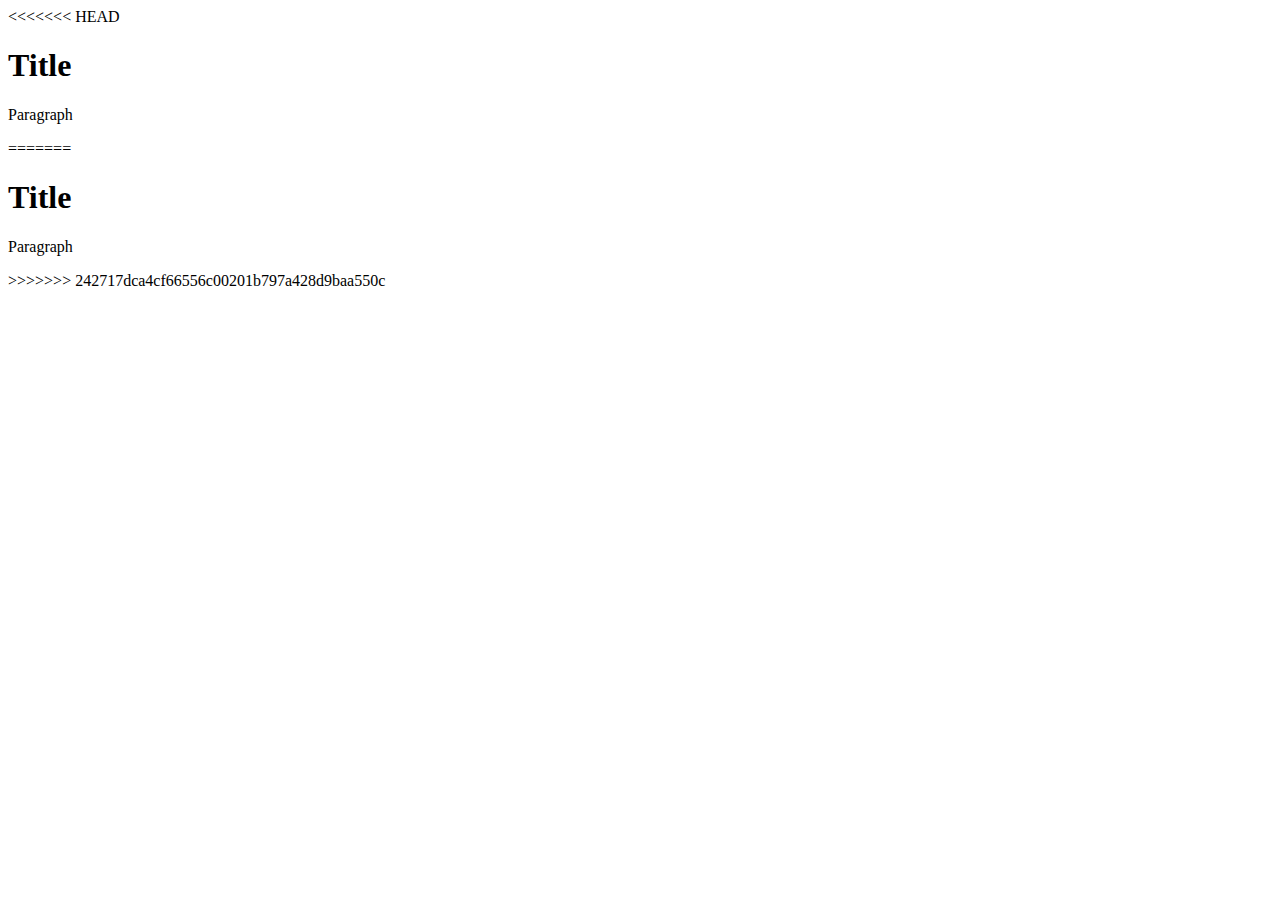
<file: styling-assignment/assignment.html>
<<<<<<< HEAD
<!DOCTYPE html>
<html lang="en">
<head>
    <title>Stytled Text</title>
    <link href="style.css" rel="stylesheet">
</head>
    
<body>
    <h1>
        Title
    </h1>
    <p>Paragraph</p>
</body>
    
=======
<!DOCTYPE html>
<html lang="en">
<head>
    <title>Stytled Text</title>
    <link href="style.css" rel="stylesheet">
</head>
    
<body>
    <h1>
        Title
    </h1>
    <p>Paragraph</p>
</body>
    
>>>>>>> 242717dca4cf66556c00201b797a428d9baa550c
</html>
</file>
<file: final-project/style.css>
@media {
    /*Phone styles here*/
    /*This media query targets any screen smaller than 576px wide (see below)*/
    h1 {
        font-size:20px;
        font-family: 'Poppins', sans-serif;
        margin-left: 15px;
        margin-right: 15px;
    }
    h3 {
        font-size: 15px;
        font-family: 'Poppins', sans-serif;
        margin-left: 10px;
        margin-right: 10px;
    }
    p {
        font-size: 15px;
        font-family: 'Georgia', serif;
        margin-left: 10px;
        margin-right: 10px;
    }
    #photo {
        margin-left: 50px;
        margin-right: 50px;
        width: 75%;
    }
    #explanation {
        text-align: center;
        margin-left: 100px;
        margin-right: 100px;
        border:5px solid #000000;
        padding:30px 30px 25px 25px;
    }
    .pullquote {
        padding:30px 0px 30px 0px;
        margin-left: 15px;
        margin-right: 15px;
    }   
    .quote-top-line {
        border-top:3px solid black;
        width:75%;
        margin: auto;
    }       
    .quotemark-left {
        float:left;
        font-family: 'Poppins', sans-serif;
        font-size:100px;
        font-weight:bold;
        line-height:.8;
        padding:0px 10px 0px 0px;
       }
    .quotemark-right {
        float:right;
        font-family: 'Poppins', sans-serif;
        font-size:100px;
        font-weight:bold;
        line-height:.8;
        padding:0px 10px 0px 0px;
       }       
    .quote {
        padding:10px 0px 10px 0px;
        font-family: 'Poppins', sans-serif;
        font-size: 23px;
        margin-right: 50px;
        margin-left: 50px;
       }       
    .attribution {
        text-align:right;
        padding:0px 20px 10px 0px;
        font-family: 'Poppins', sans-serif;
        font-size: 20px;
       }       
    .quote-bottom-line {
           border-bottom:3px solid black;
           width: 75%;
           margin: auto;
    }
    .caption {
        margin-left: 15px;
        margin-right: 15px;
        font-size: 12px;
        font-family: 'Poppins', sans-serif;
    }
    }
    #footer {
    background-color: black;
    color: yellow;
    padding: 20px 0px 20px 0px;
    text-align: center;
    font-family: 'Poppins', sans-serif;
    }
}

@media (min-width: 576px) {
    /*Tablet-only styles here*/
    /*This media query targets any screen that is at least 576px wide (but smaller than 992px wide (see below)*/
    h1 {
        font-size:35px;
        font-family: 'Poppins', sans-serif;
        margin-left: 25px;
        margin-right: 25px;
    }
    h3 {
        font-size: 18px;
        font-family: 'Poppins', sans-serif;
        margin-left: 10px;
        margin-right: 10px;
    }
    p {
        font-size: 18px;
        font-family: 'Georgia', serif;
        margin-left: 10px;
        margin-right: 10px;
    }
    #photo {
        margin-left: 100px;
        margin-right: 100px;
        width: 75%;
    }
    #explanation {
        text-align: center;
        margin-left: 100px;
        margin-right: 100px;
        border:5px solid #000000;
        padding:30px 30px 25px 25px;
    }
    .pullquote {
        padding:30px 0px 30px 0px;
        margin-left: 25px;
        margin-right: 25px
       }       
    .quote-top-line {
        border-top:3px solid black;
        width:75%;
        margin: auto;
    }       
    .quotemark-left {
        float:left;
        font-family: 'Poppins', sans-serif;
        font-size:100px;
        font-weight:bold;
        line-height:.8;
        padding:0px 10px 0px 0px;
       }
    .quotemark-right {
        float:right;
        font-family: 'Poppins', sans-serif;
        font-size:100px;
        font-weight:bold;
        line-height:.8;
        padding:0px 10px 0px 0px;
       }       
    .quote {
        padding:10px 0px 10px 0px;
        font-family: 'Poppins', sans-serif;
        font-size: 23px;
        margin-right: 50px;
        margin-left: 50px;
       }       
    .attribution {
        text-align:right;
        padding:0px 20px 10px 0px;
        font-family: 'Poppins', sans-serif;
        font-size: 20px;
       }       
    .quote-bottom-line {
           border-bottom:3px solid black;
           width: 75%;
           margin: auto;
    }
    .caption {
        margin-left: 25px;
        margin-right: 25px;
        font-size: 12px;
        font-family: 'Poppins', sans-serif;
    }
    #footer {
    background-color: black;
    color: yellow;
    padding: 20px 0px 20px 0px;
    text-align: center;
    font-family: 'Poppins', sans-serif;
    }
}

@media (min-width: 992px) {
    /*Desktop-only styles here*/
    /*This media query targets any screen that is at least 992px wide*/
    h1 {
        font-size:75px;
        font-family: 'Poppins', sans-serif;
        margin-left: 100px;
        margin-right: 100px;
    }
    h3 {
        font-size: 20px;
        font-family: 'Poppins', sans-serif;
        margin-left: 75px;
        margin-right: 75px;
    }
    h4 {
        font-size: 20px;
        font-family: 'Poppins', sans-serif;
        color: #990000;
        font-weight: bold;
        margin-left: 75px;
        margin-right: 75px;
    }
    p {
        font-size: 20px;
        font-family: 'Georgia', serif;
        margin-left: 75px;
        margin-right: 75px;
    }
    #photo {
        margin-left: 120px;
        margin-right: 120px;
        width: 75%;
    }
    #explanation {
        text-align: center;
        margin-left: 100px;
        margin-right: 100px;
        border:5px solid #000000;
        padding:30px 30px 25px 25px;
    }
    .pullquote {
        padding:30px 0px 30px 0px;
        margin-left: 75px;
        margin-right: 75px;
    }
    .quote-top-line {
        border-top:3px solid black;
        width:75%;
        margin: auto;
    }       
    .quotemark-left {
        float:left;
        font-family: 'Poppins', sans-serif;
        font-size:100px;
        font-weight:bold;
        line-height:.8;
        padding:0px 10px 0px 0px;
       }
    .quotemark-right {
        float:right;
        font-family: 'Poppins', sans-serif;
        font-size:100px;
        font-weight:bold;
        line-height:.8;
        padding:0px 10px 0px 0px;
       }
    .quote {
        padding:10px 0px 10px 0px;
        font-family: 'Poppins', sans-serif;
        font-size: 23px;
        margin-right: 50px;
        margin-left: 50px;
       }       
    .attribution {
        text-align:right;
        padding:0px 20px 10px 0px;
        font-family: 'Poppins', sans-serif;
        font-size: 20px;
       }       
    .quote-bottom-line {
           border-bottom:3px solid black;
           width: 75%;
           margin: auto;
    }
    .caption {
        margin-left: 100px;
        margin-right: 100px;
        font-size: 15px;
        font-family: 'Poppins', sans-serif;
    }
    }
    #footer {
    background-color: black;
    color: yellow;
    padding: 20px 0px 20px 0px;
    text-align: center;
    font-family: 'Poppins', sans-serif;
    }
}

@media (min-width: 1200px) {
    /*Large-Desktop-only styles here*/
    /*This media query targets any screen that is at least 1200px wide*/
    h1 {
        font-size:50px;
        font-family: 'Poppins', sans-serif;
        margin-left: 100px;
        margin-right: 100px;
    }
    h3 {
        font-size: 20px;
        font-family: 'Poppins', sans-serif;
        margin-left: 75px;
        margin-right: 75px;
    }
    p {
        font-size: 20px;
        font-family: 'Georgia', serif;
        margin-left: 75px;
        margin-right: 75px;
    }
    #photo {
        margin-left: 165px;
        margin-right: 155px;
        width: 75%;
    }
    #explanation {
        text-align: center;
        margin-left: 100px;
        margin-right: 100px;
        border:5px solid #000000;
        padding:30px 30px 25px 25px;
    }
    .pullquote {
        padding:30px 0px 30px 0px;
        margin-left: 75px;
        margin-right: 75px;
    }    
    .quote-top-line {
        border-top:3px solid black;
        width:75%;
        margin: auto;
    }       
    .quotemark-left {
        float:left;
        font-family: 'Poppins', sans-serif;
        font-size:100px;
        font-weight:bold;
        line-height:.8;
        padding:0px 10px 0px 0px;
       }
    .quotemark-right {
        float:right;
        font-family: 'Poppins', sans-serif;
        font-size:100px;
        font-weight:bold;
        line-height:.8;
        padding:0px 10px 0px 0px;
       }       
    .quote {
        padding:10px 0px 10px 0px;
        font-family: 'Poppins', sans-serif;
        font-size: 23px;
        margin-right: 50px;
        margin-left: 50px;
       }       
    .attribution {
        text-align:right;
        padding:0px 20px 10px 0px;
        font-family: 'Poppins', sans-serif;
        font-size: 20px;
       }       
    .quote-bottom-line {
           border-bottom:3px solid black;
           width: 75%;
           margin: auto;
    }
    .caption {
        margin-left: 100px;
        margin-right: 100px;
        font-size: 15px;
        font-family: 'Poppins', sans-serif;
    }
    }
    #footer {
    background-color: black;
    color: yellow;
    padding: 20px 0px 20px 0px;
    text-align: center;
    font-family: 'Poppins', sans-serif;
    }
}
</file>
<file: quote-assignment/style.css>
/*
MY COLOR PALETTE
Crimson - #D80032
Imperial Red - #EF233C
Cultured - #EDF2F4
Star Command Blue - #197BBD
Oxford Blue - #0A2239
*/

body {
    background-color:#D80032;
    text-align:center;
}

div {
    width: 300px;
    height: 200px;
    text-align:center;
    font-size:44px;
    font-family: 'Courgette', cursive;
    color:#EDF2F4;
    border:5px solid #197BBD;
    padding:30px 30px 25px 25px;
    margin:auto;
}

#highlight {
    color:#0A2239;
    font-weight:bold;
}
</file>
<file: button-assignment/style.css>
<<<<<<< HEAD
.red-button {
    background-color:red;
    color:white;
    font-size:30px;
    border:none;
    width:200px;
=======
.red-button {
    background-color:red;
    color:white;
    font-size:30px;
    border:none;
    width:200px;
>>>>>>> ef33f2269212b896ff7b27439ffa27ed1f393eb3
}
</file>
<file: contact-button-assignment/style.css>
body {
    background-color:#F0A6CA;
    text-align:center
}

h1 {
    Font-Family: 'Julius Sans One', Sans-Serif;
    Font-Size: 45px;
}

h2 {
    Font-Family: 'Monda', Sans-Serif;
    Font-Size: 20px;
}

button {
    background-color:#9C89B8;
    color:#F0E6EF;
    Font-Family: 'Monda', Sans-Serif;
    font-weight: 500;
    text-transform:lowercase;
    width:150px;
    padding:10px;
    margin-top:50px;
    border:none;
    border-radius:8px;
}

button:hover {
    background-color:#B8BEDD;
}
</file>
<file: final-project/css-frame.css>
@media (min-width:412px) {
    /*Phone styles here*/
    /*This media query targets any screen smaller than 576px wide (see below)*/
    h1 {
        font-size:20px;
    }
    h2 {
        font-size: 12px;
    }
    p {
        font-size: 12px;
    }
}

@media (min-width: 576px) {
    /*Tablet-only styles here*/
    /*This media query targets any screen that is at least 576px wide (but smaller than 992px wide (see below)*/
    h1 {
        font-size:35px;
    }
    h2 {
        font-size: 18px;
    }
    p {
        font-size: 18px;
    }
}

@media (min-width: 992px) {
    /*Desktop-only styles here*/
    /*This media query targets any screen that is at least 992px wide*/
    h1 {
        font-size:50px;
    }
    h2 {
        font-size: 25px;
    }
    p {
        font-size: 25px;
    }
    body {
        margin-left:20px;
        margin-right:20px;
    }
}

@media (min-width: 1200px) {
    /*Large-Desktop-only styles here*/
    /*This media query targets any screen that is at least 1200px wide*/
    h1 {
        font-size:50px;
    }
    h2 {
        font-size: 25px;
    }
    p {
        font-size: 25px;
    }
}

h1 {
    font-family: 'Poppins', sans-serif;
}

h2 {
    font-family: 'Poppins', sans-serif;
}

p {
    
}
</file>
<file: styling-assignment/style.css>
<<<<<<< HEAD
 h1 {
            background-color:black;
            color:white;
            font-family:arial;
            font-size:30px;
            text-align:center; 
=======
 h1 {
            background-color:black;
            color:white;
            font-family:arial;
            font-size:30px;
            text-align:center; 
>>>>>>> 242717dca4cf66556c00201b797a428d9baa550c
        }
</file>
